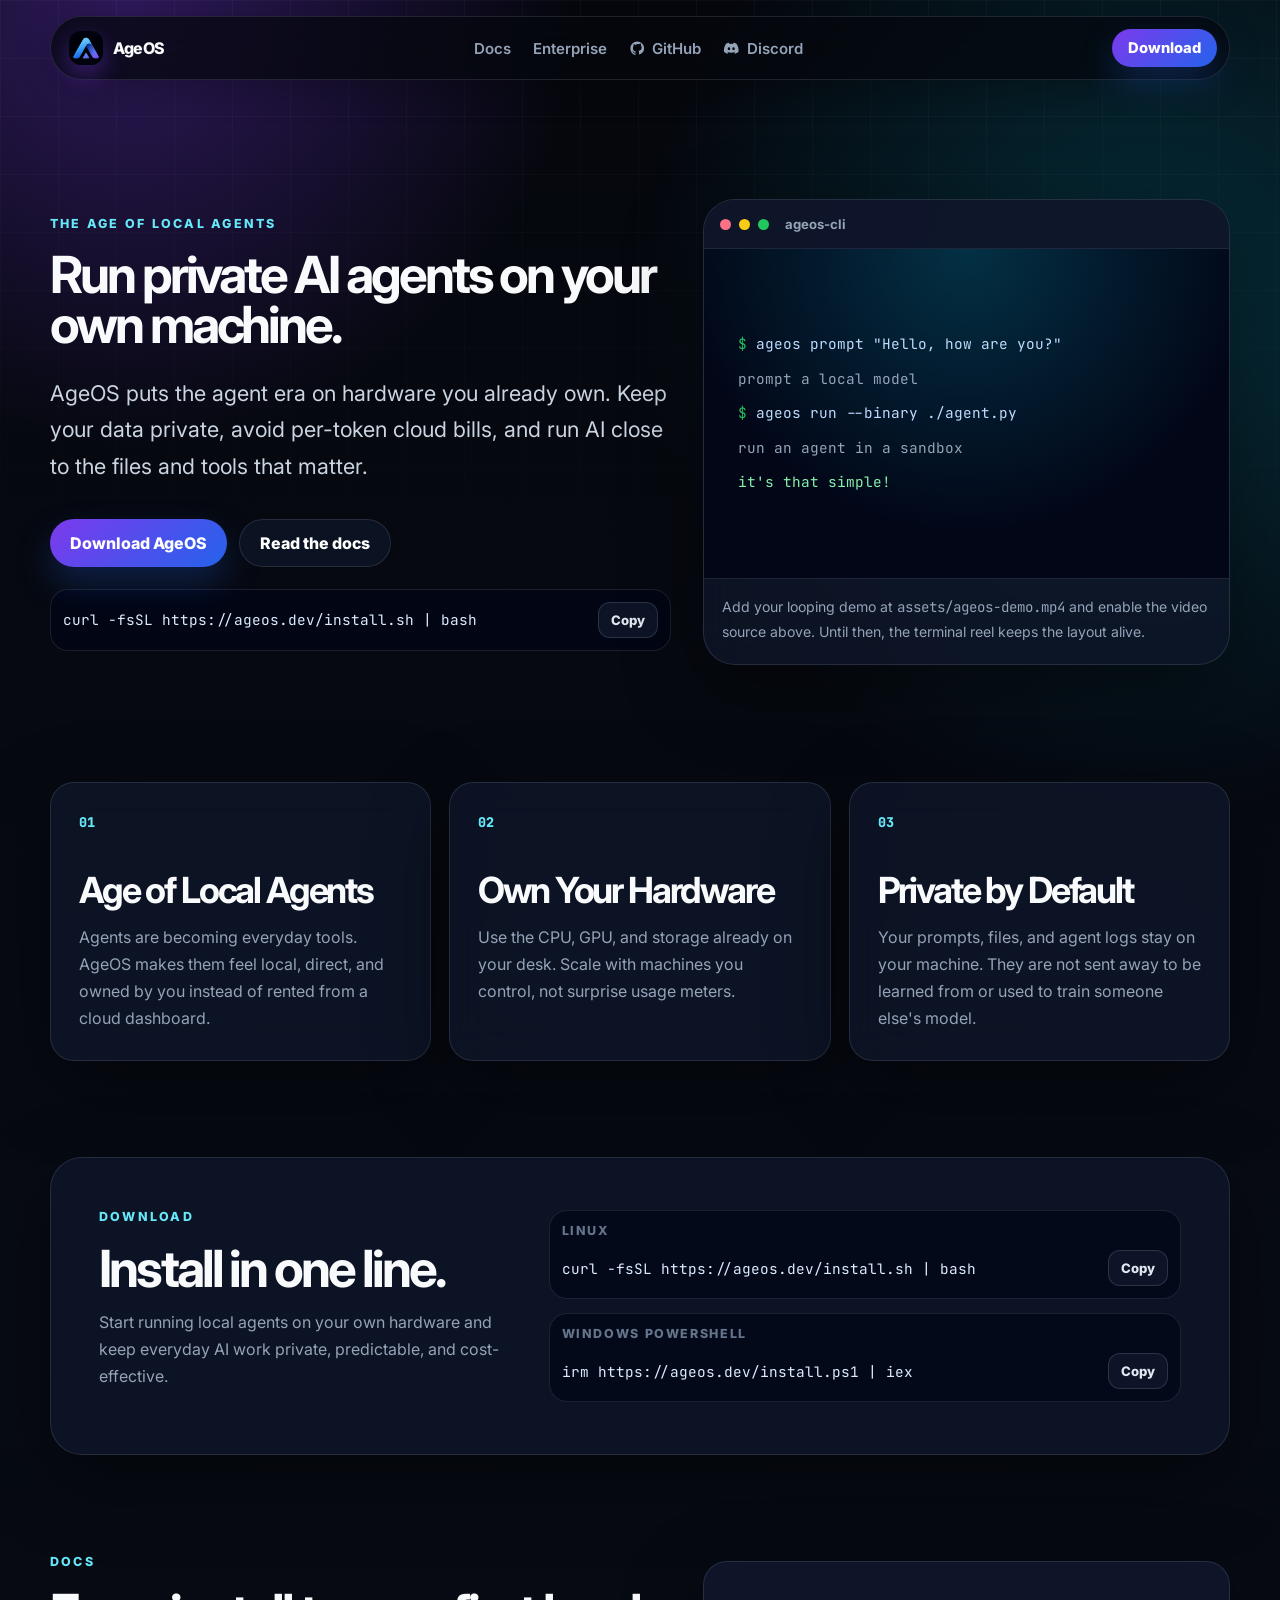
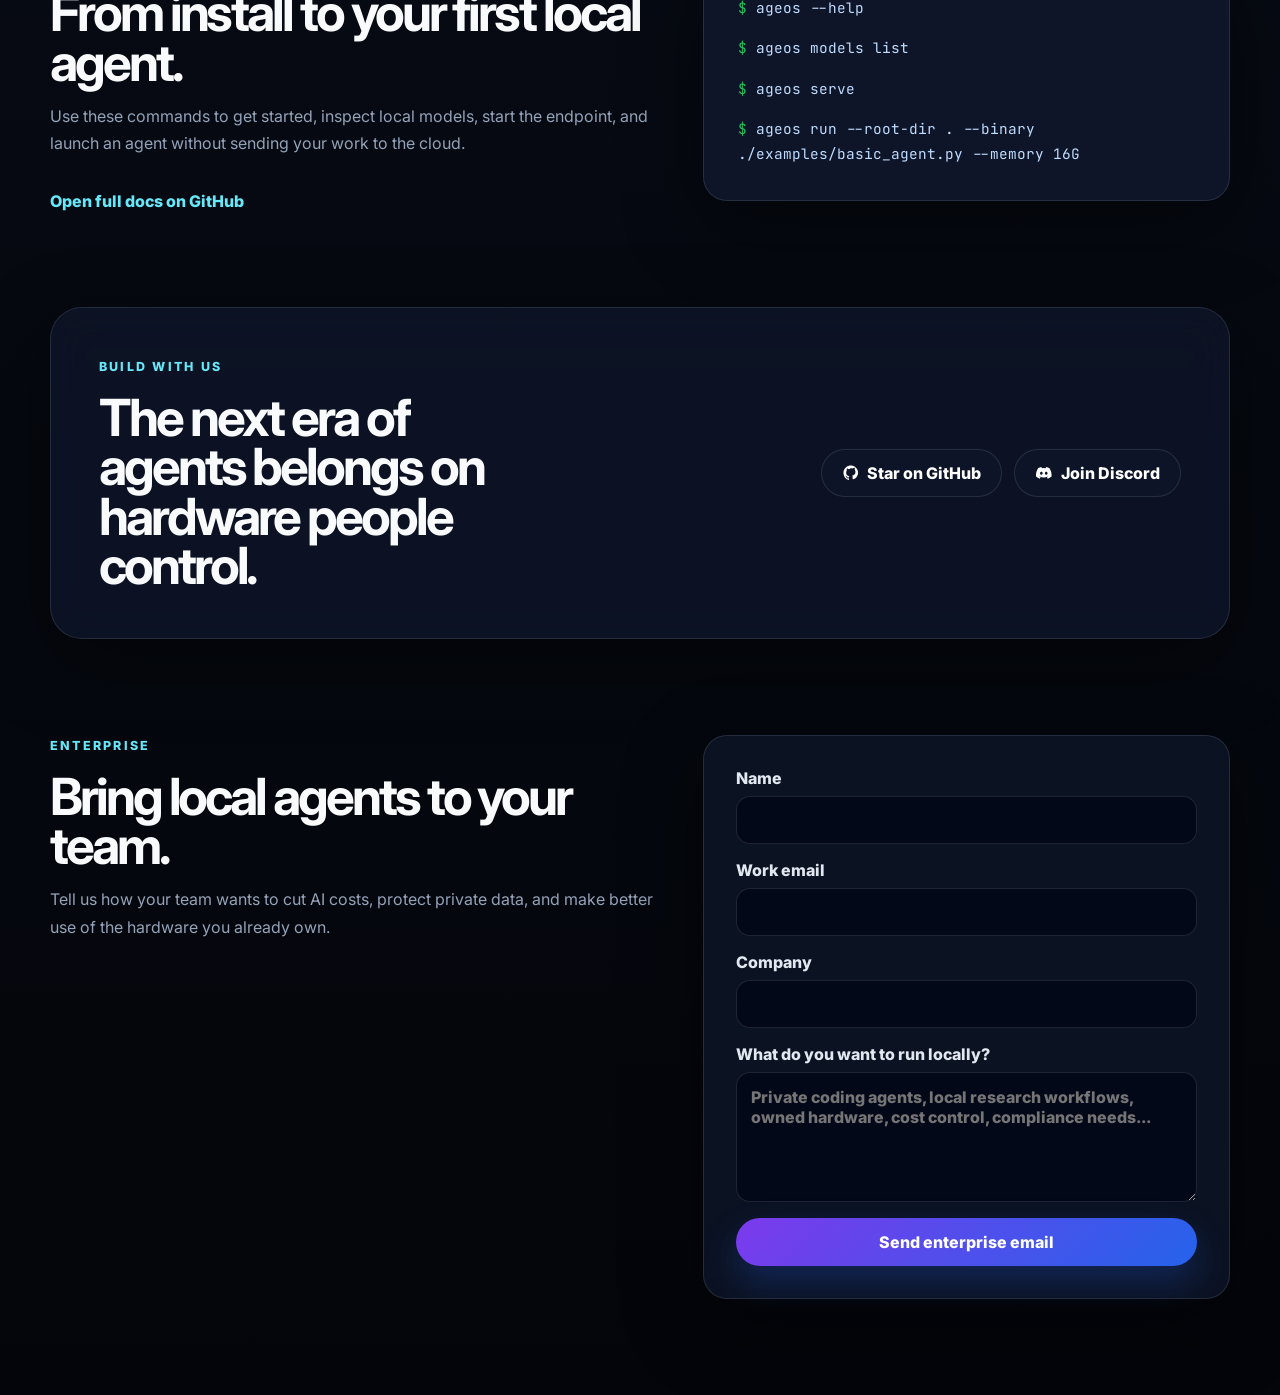
<file: index.html>
<!doctype html>
<html lang="en">
  <head>
    <meta charset="utf-8">
    <meta name="viewport" content="width=device-width, initial-scale=1">
    <meta
      name="description"
      content="AgeOS helps you run local AI agents on your own hardware so your data stays private and your usage stays cost-effective."
    >
    <title>AgeOS - The Age of Local Agents</title>
    <link rel="preconnect" href="https://fonts.googleapis.com">
    <link rel="preconnect" href="https://fonts.gstatic.com" crossorigin>
    <link
      href="https://fonts.googleapis.com/css2?family=Inter:wght@400;500;600;700;800&family=JetBrains+Mono:wght@500;600&display=swap"
      rel="stylesheet"
    >
    <link rel="icon" href="assets/ageos-icon.png" type="image/png">
    <link rel="stylesheet" href="styles.css">
  </head>
  <body>
    <div class="site-shell">
      <header class="nav">
        <a class="brand" href="#top" aria-label="AgeOS home">
          <img class="brand-mark" src="assets/ageos-icon.png" alt="" width="34" height="34">
          <span>AgeOS</span>
        </a>
        <nav class="nav-links" aria-label="Primary navigation">
          <a href="#docs">Docs</a>
          <a href="#enterprise">Enterprise</a>
          <a class="icon-link" href="https://github.com/ageos-labs/ageos-runtime" rel="noreferrer">
            <svg class="link-icon" aria-hidden="true" viewBox="0 0 24 24">
              <path
                fill-rule="evenodd"
                clip-rule="evenodd"
                d="M12 2C6.48 2 2 6.58 2 12.22c0 4.5 2.86 8.32 6.84 9.67.5.1.68-.22.68-.49 0-.24-.01-1.04-.01-1.88-2.78.62-3.37-1.22-3.37-1.22-.45-1.18-1.11-1.49-1.11-1.49-.91-.64.07-.62.07-.62 1 .07 1.53 1.06 1.53 1.06.9 1.56 2.35 1.11 2.92.85.09-.66.35-1.11.63-1.37-2.22-.26-4.55-1.14-4.55-5.05 0-1.12.39-2.03 1.03-2.75-.1-.26-.45-1.3.1-2.71 0 0 .84-.28 2.75 1.05A9.35 9.35 0 0 1 12 5.93c.85 0 1.71.12 2.51.34 1.91-1.33 2.75-1.05 2.75-1.05.55 1.41.2 2.45.1 2.71.64.72 1.03 1.63 1.03 2.75 0 3.92-2.34 4.79-4.57 5.04.36.32.68.94.68 1.9 0 1.37-.01 2.47-.01 2.8 0 .27.18.59.69.49A10.18 10.18 0 0 0 22 12.22C22 6.58 17.52 2 12 2Z"
              />
            </svg>
            GitHub
          </a>
          <a class="icon-link" href="https://discord.gg/skwKqSgvD2" rel="noreferrer">
            <svg class="link-icon" aria-hidden="true" viewBox="0 0 24 24">
              <path d="M19.54 5.32A17.2 17.2 0 0 0 15.31 4l-.2.38c-.24.45-.45.92-.63 1.4a15.88 15.88 0 0 0-4.96 0 10.5 10.5 0 0 0-.83-1.78 17.1 17.1 0 0 0-4.24 1.32C1.76 9.36 1.03 13.3 1.4 17.17A17.28 17.28 0 0 0 6.59 20c.42-.58.79-1.19 1.1-1.84a10.9 10.9 0 0 1-1.73-.84l.43-.34a12.38 12.38 0 0 0 11.22 0l.43.34c-.55.33-1.13.61-1.74.84.32.65.69 1.26 1.1 1.84a17.23 17.23 0 0 0 5.2-2.83c.44-4.49-.75-8.4-3.06-11.85ZM8.68 14.78c-1 0-1.82-.94-1.82-2.1 0-1.15.8-2.1 1.82-2.1 1.01 0 1.83.95 1.82 2.1 0 1.16-.8 2.1-1.82 2.1Zm6.64 0c-1 0-1.82-.94-1.82-2.1 0-1.15.8-2.1 1.82-2.1 1.01 0 1.83.95 1.82 2.1 0 1.16-.8 2.1-1.82 2.1Z" />
            </svg>
            Discord
          </a>
        </nav>
        <a class="button button-small" href="download/">Download</a>
      </header>

      <main id="top">
        <section class="hero section-grid" aria-labelledby="hero-title">
          <div class="hero-copy">
            <p class="eyebrow">The age of local agents</p>
            <h2 id="hero-title">Run private AI agents on your own machine.</h2>
            <p class="hero-lede">
              AgeOS puts the agent era on hardware you already own. Keep your data private, avoid per-token cloud bills, and run AI close to the files and tools that matter.
            </p>
            <div class="hero-actions">
              <a class="button" href="download/">Download AgeOS</a>
              <a class="button button-secondary" href="#docs">Read the docs</a>
            </div>
            <div class="install-strip" aria-label="Quick install command">
              <code>curl -fsSL https://ageos.dev/install.sh | bash</code>
              <button class="copy-button" data-copy="curl -fsSL https://ageos.dev/install.sh | bash">
                Copy
              </button>
            </div>
          </div>

          <aside class="demo-card" aria-label="AgeOS terminal demo">
            <div class="demo-header">
              <span></span>
              <span></span>
              <span></span>
              <strong>ageos-cli</strong>
            </div>
            <div class="video-frame">
              <video id="demo-video" autoplay muted loop playsinline>
                <!-- Add your looping demo source here: <source src="assets/ageos-demo.mp4" type="video/mp4"> -->
              </video>
              <div class="terminal-reel" aria-hidden="true">
                <p><span>$</span> ageos prompt "Hello, how are you?"</p>
                <p class="muted">prompt a local model</p>
                <p><span>$</span> ageos run --binary ./agent.py</p>
                <p class="muted">run an agent in a sandbox</p>
                <p class="success">it's that simple!</p>
              </div>
            </div>
            <p class="demo-note">
              Add your looping demo at <code>assets/ageos-demo.mp4</code> and enable the video source above. Until then, the terminal reel keeps the layout alive.
            </p>
          </aside>
        </section>

        <section class="feature-grid" aria-label="AgeOS product ideas">
          <article class="feature-card">
            <span class="feature-number">01</span>
            <h2>Age of Local Agents</h2>
            <p>
              Agents are becoming everyday tools. AgeOS makes them feel local, direct, and owned by you instead of rented from a cloud dashboard.
            </p>
          </article>
          <article class="feature-card">
            <span class="feature-number">02</span>
            <h2>Own Your Hardware</h2>
            <p>
              Use the CPU, GPU, and storage already on your desk. Scale with machines you control, not surprise usage meters.
            </p>
          </article>
          <article class="feature-card">
            <span class="feature-number">03</span>
            <h2>Private by Default</h2>
            <p>
              Your prompts, files, and agent logs stay on your machine. They are not sent away to be learned from or used to train someone else's model.
            </p>
          </article>
        </section>

        <section id="download" class="download section-panel" aria-labelledby="download-title">
          <div>
            <p class="eyebrow">Download</p>
            <h2 id="download-title">Install in one line.</h2>
            <p>
              Start running local agents on your own hardware and keep everyday AI work private, predictable, and cost-effective.
            </p>
          </div>
          <div class="command-list">
            <div class="command-block">
              <div class="command-label">Linux</div>
              <code>curl -fsSL https://ageos.dev/install.sh | bash</code>
              <button class="copy-button" data-copy="curl -fsSL https://ageos.dev/install.sh | bash">
                Copy
              </button>
            </div>
            <div class="command-block">
              <div class="command-label">Windows PowerShell</div>
              <code>irm https://ageos.dev/install.ps1 | iex</code>
              <button class="copy-button" data-copy="irm https://ageos.dev/install.ps1 | iex">
                Copy
              </button>
            </div>
          </div>
        </section>

        <section id="docs" class="docs section-grid" aria-labelledby="docs-title">
          <div>
            <p class="eyebrow">Docs</p>
            <h2 id="docs-title">From install to your first local agent.</h2>
            <p>
              Use these commands to get started, inspect local models, start the endpoint, and launch an agent without sending your work to the cloud.
            </p>
            <a class="text-link" href="https://github.com/ageos-labs/ageos-runtime#readme" rel="noreferrer">
              Open full docs on GitHub
            </a>
          </div>
          <div class="docs-terminal">
            <p><span>$</span> ageos --help</p>
            <p><span>$</span> ageos models list</p>
            <p><span>$</span> ageos serve</p>
            <p><span>$</span> ageos run --root-dir . --binary ./examples/basic_agent.py --memory 16G</p>
          </div>
        </section>

        <section class="community section-panel" aria-label="Community links">
          <div>
            <p class="eyebrow">Build with us</p>
            <h2>The next era of agents belongs on hardware people control.</h2>
          </div>
          <div class="community-actions">
            <a class="button button-secondary" href="https://github.com/ageos-labs/ageos-runtime" rel="noreferrer">
              <svg class="link-icon" aria-hidden="true" viewBox="0 0 24 24">
                <path
                  fill-rule="evenodd"
                  clip-rule="evenodd"
                  d="M12 2C6.48 2 2 6.58 2 12.22c0 4.5 2.86 8.32 6.84 9.67.5.1.68-.22.68-.49 0-.24-.01-1.04-.01-1.88-2.78.62-3.37-1.22-3.37-1.22-.45-1.18-1.11-1.49-1.11-1.49-.91-.64.07-.62.07-.62 1 .07 1.53 1.06 1.53 1.06.9 1.56 2.35 1.11 2.92.85.09-.66.35-1.11.63-1.37-2.22-.26-4.55-1.14-4.55-5.05 0-1.12.39-2.03 1.03-2.75-.1-.26-.45-1.3.1-2.71 0 0 .84-.28 2.75 1.05A9.35 9.35 0 0 1 12 5.93c.85 0 1.71.12 2.51.34 1.91-1.33 2.75-1.05 2.75-1.05.55 1.41.2 2.45.1 2.71.64.72 1.03 1.63 1.03 2.75 0 3.92-2.34 4.79-4.57 5.04.36.32.68.94.68 1.9 0 1.37-.01 2.47-.01 2.8 0 .27.18.59.69.49A10.18 10.18 0 0 0 22 12.22C22 6.58 17.52 2 12 2Z"
                />
              </svg>
              Star on GitHub
            </a>
            <a class="button button-secondary" href="https://discord.gg/skwKqSgvD2" rel="noreferrer">
              <svg class="link-icon" aria-hidden="true" viewBox="0 0 24 24">
                <path d="M19.54 5.32A17.2 17.2 0 0 0 15.31 4l-.2.38c-.24.45-.45.92-.63 1.4a15.88 15.88 0 0 0-4.96 0 10.5 10.5 0 0 0-.83-1.78 17.1 17.1 0 0 0-4.24 1.32C1.76 9.36 1.03 13.3 1.4 17.17A17.28 17.28 0 0 0 6.59 20c.42-.58.79-1.19 1.1-1.84a10.9 10.9 0 0 1-1.73-.84l.43-.34a12.38 12.38 0 0 0 11.22 0l.43.34c-.55.33-1.13.61-1.74.84.32.65.69 1.26 1.1 1.84a17.23 17.23 0 0 0 5.2-2.83c.44-4.49-.75-8.4-3.06-11.85ZM8.68 14.78c-1 0-1.82-.94-1.82-2.1 0-1.15.8-2.1 1.82-2.1 1.01 0 1.83.95 1.82 2.1 0 1.16-.8 2.1-1.82 2.1Zm6.64 0c-1 0-1.82-.94-1.82-2.1 0-1.15.8-2.1 1.82-2.1 1.01 0 1.83.95 1.82 2.1 0 1.16-.8 2.1-1.82 2.1Z" />
              </svg>
              Join Discord
            </a>
          </div>
        </section>

        <section id="enterprise" class="enterprise section-grid" aria-labelledby="enterprise-title">
          <div>
            <p class="eyebrow">Enterprise</p>
            <h2 id="enterprise-title">Bring local agents to your team.</h2>
            <p>
              Tell us how your team wants to cut AI costs, protect private data, and make better use of the hardware you already own.
            </p>
          </div>
          <form id="enterprise-form" class="enterprise-form">
            <label>
              Name
              <input name="name" type="text" autocomplete="name" required>
            </label>
            <label>
              Work email
              <input name="email" type="email" autocomplete="email" required>
            </label>
            <label>
              Company
              <input name="company" type="text" autocomplete="organization">
            </label>
            <label>
              What do you want to run locally?
              <textarea name="message" rows="5" placeholder="Private coding agents, local research workflows, owned hardware, cost control, compliance needs..." required></textarea>
            </label>
            <button class="button" type="submit">Send enterprise email</button>
          </form>
        </section>
      </main>
    </div>

    <script src="script.js"></script>
  </body>
</html>
</file>
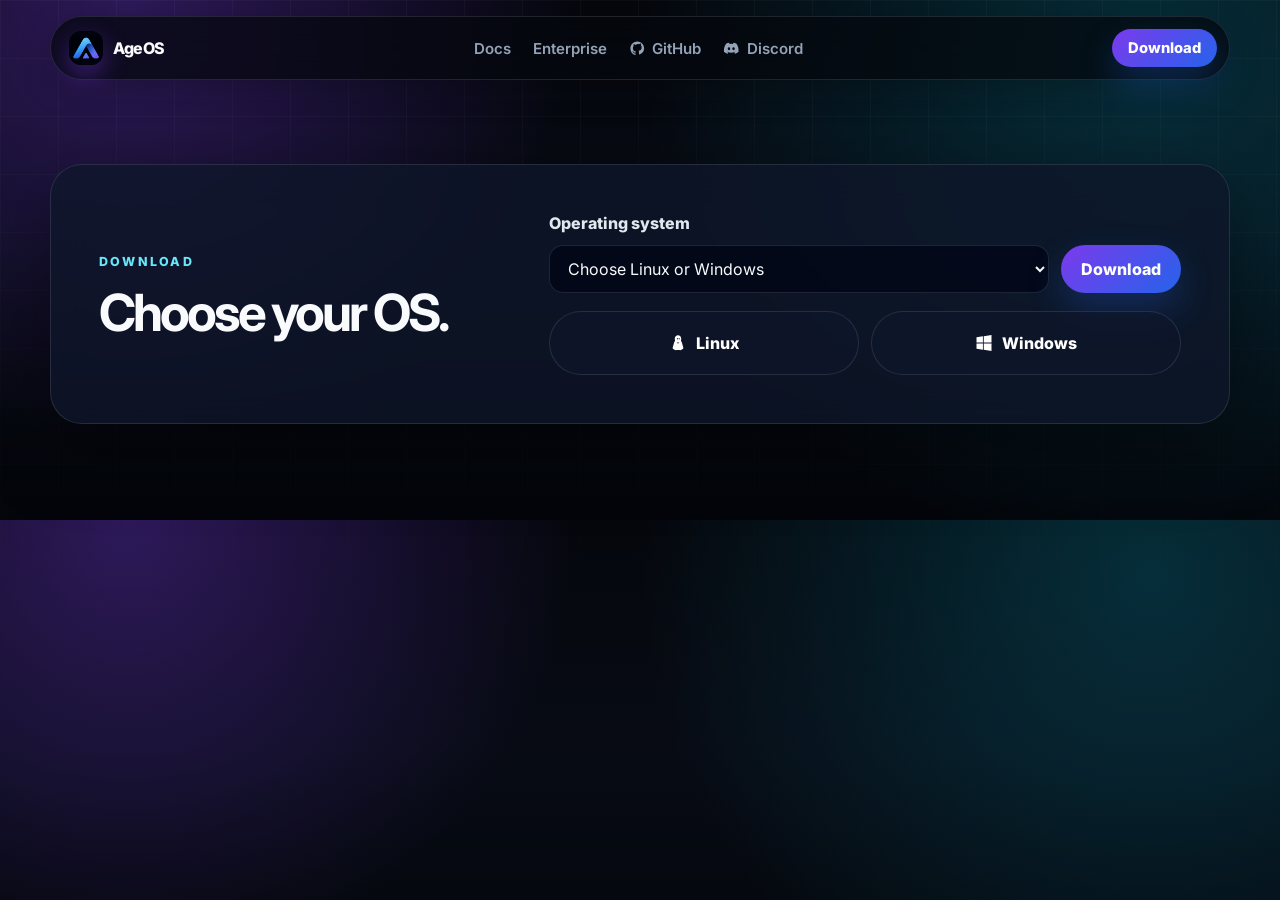
<file: download/index.html>
<!doctype html>
<html lang="en">
  <head>
    <meta charset="utf-8">
    <meta name="viewport" content="width=device-width, initial-scale=1">
    <meta
      name="description"
      content="Download AgeOS Runtime for Linux or Windows."
    >
    <title>Download AgeOS</title>
    <link rel="preconnect" href="https://fonts.googleapis.com">
    <link rel="preconnect" href="https://fonts.gstatic.com" crossorigin>
    <link
      href="https://fonts.googleapis.com/css2?family=Inter:wght@400;500;600;700;800&family=JetBrains+Mono:wght@500;600&display=swap"
      rel="stylesheet"
    >
    <link rel="icon" href="../assets/ageos-icon.png" type="image/png">
    <link rel="stylesheet" href="../styles.css">
  </head>
  <body>
    <div class="site-shell">
      <header class="nav">
        <a class="brand" href="../" aria-label="AgeOS home">
          <img class="brand-mark" src="../assets/ageos-icon.png" alt="" width="34" height="34">
          <span>AgeOS</span>
        </a>
        <nav class="nav-links" aria-label="Primary navigation">
          <a href="../#docs">Docs</a>
          <a href="../#enterprise">Enterprise</a>
          <a class="icon-link" href="https://github.com/ageos-labs/ageos-runtime" rel="noreferrer">
            <svg class="link-icon" aria-hidden="true" viewBox="0 0 24 24">
              <path
                fill-rule="evenodd"
                clip-rule="evenodd"
                d="M12 2C6.48 2 2 6.58 2 12.22c0 4.5 2.86 8.32 6.84 9.67.5.1.68-.22.68-.49 0-.24-.01-1.04-.01-1.88-2.78.62-3.37-1.22-3.37-1.22-.45-1.18-1.11-1.49-1.11-1.49-.91-.64.07-.62.07-.62 1 .07 1.53 1.06 1.53 1.06.9 1.56 2.35 1.11 2.92.85.09-.66.35-1.11.63-1.37-2.22-.26-4.55-1.14-4.55-5.05 0-1.12.39-2.03 1.03-2.75-.1-.26-.45-1.3.1-2.71 0 0 .84-.28 2.75 1.05A9.35 9.35 0 0 1 12 5.93c.85 0 1.71.12 2.51.34 1.91-1.33 2.75-1.05 2.75-1.05.55 1.41.2 2.45.1 2.71.64.72 1.03 1.63 1.03 2.75 0 3.92-2.34 4.79-4.57 5.04.36.32.68.94.68 1.9 0 1.37-.01 2.47-.01 2.8 0 .27.18.59.69.49A10.18 10.18 0 0 0 22 12.22C22 6.58 17.52 2 12 2Z"
              />
            </svg>
            GitHub
          </a>
          <a class="icon-link" href="https://discord.gg/skwKqSgvD2" rel="noreferrer">
            <svg class="link-icon" aria-hidden="true" viewBox="0 0 24 24">
              <path d="M19.54 5.32A17.2 17.2 0 0 0 15.31 4l-.2.38c-.24.45-.45.92-.63 1.4a15.88 15.88 0 0 0-4.96 0 10.5 10.5 0 0 0-.83-1.78 17.1 17.1 0 0 0-4.24 1.32C1.76 9.36 1.03 13.3 1.4 17.17A17.28 17.28 0 0 0 6.59 20c.42-.58.79-1.19 1.1-1.84a10.9 10.9 0 0 1-1.73-.84l.43-.34a12.38 12.38 0 0 0 11.22 0l.43.34c-.55.33-1.13.61-1.74.84.32.65.69 1.26 1.1 1.84a17.23 17.23 0 0 0 5.2-2.83c.44-4.49-.75-8.4-3.06-11.85ZM8.68 14.78c-1 0-1.82-.94-1.82-2.1 0-1.15.8-2.1 1.82-2.1 1.01 0 1.83.95 1.82 2.1 0 1.16-.8 2.1-1.82 2.1Zm6.64 0c-1 0-1.82-.94-1.82-2.1 0-1.15.8-2.1 1.82-2.1 1.01 0 1.83.95 1.82 2.1 0 1.16-.8 2.1-1.82 2.1Z" />
            </svg>
            Discord
          </a>
        </nav>
        <a class="button button-small" href="./">Download</a>
      </header>

      <main>
        <section class="download-page section-panel" aria-labelledby="download-page-title">
          <div>
            <p class="eyebrow">Download</p>
            <h2 id="download-page-title">Choose your OS.</h2>
            <!-- <p class="hero-lede">
              Pick an installer for your machine. These links use the clean AgeOS URLs and redirect to the latest GitHub release artifact.
            </p> -->
          </div>
          <div class="download-card">
            <form id="download-form" class="download-picker">
              <label for="download-os">Operating system</label>
              <div class="download-picker-row">
                <select id="download-os" name="os" required>
                  <option value="" selected disabled>Choose Linux or Windows</option>
                  <option value="linux">Linux</option>
                  <option value="windows">Windows</option>
                </select>
                <button class="button" type="submit">Download</button>
              </div>
            </form>

            <div class="os-actions" aria-label="Direct download links">
              <a class="button button-secondary os-button" href="linux">
                <svg class="os-icon" aria-hidden="true" viewBox="0 0 24 24">
                  <path d="M12 2.6c-2.14 0-3.88 1.86-3.88 4.15 0 1.03.17 1.91.42 2.67-.74.89-1.28 2.01-1.62 3.35L5.6 17.84c-.15.58.12 1.18.65 1.46l2.16 1.13c.48.25 1.07.18 1.48-.17.56.18 1.26.28 2.11.28.84 0 1.55-.1 2.11-.28.41.35 1 .42 1.48.17l2.16-1.13c.53-.28.8-.88.65-1.46l-1.32-5.07c-.34-1.34-.88-2.46-1.62-3.35.25-.76.42-1.64.42-2.67C15.88 4.46 14.14 2.6 12 2.6Zm-1.37 4.3c0-.46.3-.84.67-.84.36 0 .66.38.66.84s-.3.83-.66.83c-.37 0-.67-.37-.67-.83Zm2.07 0c0-.46.3-.84.66-.84.37 0 .67.38.67.84s-.3.83-.67.83c-.36 0-.66-.37-.66-.83Zm-.7 4.36c.56 0 1.1.1 1.6.3-.28.39-.8.66-1.6.66s-1.32-.27-1.6-.66c.5-.2 1.04-.3 1.6-.3Z" />
                </svg>
                Linux
              </a>
              <a class="button button-secondary os-button" href="windows">
                <svg class="os-icon" aria-hidden="true" viewBox="0 0 24 24">
                  <path d="M3 5.2 10.7 4v7.4H3V5.2Zm8.7-1.36L21 2.5v8.9h-9.3V3.84ZM3 12.6h7.7V20L3 18.8v-6.2Zm8.7 0H21v8.9l-9.3-1.34V12.6Z" />
                </svg>
                Windows
              </a>
            </div>
          </div>
        </section>
      </main>
    </div>

    <script src="../script.js"></script>
  </body>
</html>
</file>
<file: styles.css>
:root {
  color-scheme: dark;
  --bg: #05070d;
  --bg-soft: #0b1020;
  --panel: rgba(15, 23, 42, 0.78);
  --panel-strong: rgba(15, 23, 42, 0.94);
  --border: rgba(148, 163, 184, 0.18);
  --text: #f8fafc;
  --muted: #94a3b8;
  --faint: #64748b;
  --brand: #7c3aed;
  --brand-2: #06b6d4;
  --brand-3: #22c55e;
  --shadow: 0 24px 80px rgba(0, 0, 0, 0.45);
  --radius-xl: 32px;
  --radius-lg: 24px;
  --radius-md: 16px;
  font-family: Inter, system-ui, -apple-system, BlinkMacSystemFont, "Segoe UI", sans-serif;
}

* {
  box-sizing: border-box;
}

html {
  scroll-behavior: smooth;
}

body {
  min-width: 320px;
  margin: 0;
  color: var(--text);
  background:
    radial-gradient(circle at 10% 0%, rgba(124, 58, 237, 0.34), transparent 28rem),
    radial-gradient(circle at 90% 10%, rgba(6, 182, 212, 0.22), transparent 32rem),
    linear-gradient(180deg, #05070d 0%, #070b14 44%, #03050a 100%);
}

body::before {
  position: fixed;
  inset: 0;
  z-index: -1;
  pointer-events: none;
  content: "";
  background-image:
    linear-gradient(rgba(255, 255, 255, 0.03) 1px, transparent 1px),
    linear-gradient(90deg, rgba(255, 255, 255, 0.03) 1px, transparent 1px);
  background-size: 58px 58px;
  mask-image: linear-gradient(to bottom, black, transparent 78%);
}

a {
  color: inherit;
  text-decoration: none;
}

code {
  font-family: "JetBrains Mono", ui-monospace, SFMono-Regular, Consolas, monospace;
}

video {
  max-width: 100%;
}

.site-shell {
  width: min(1180px, calc(100% - 32px));
  margin: 0 auto;
}

.nav {
  position: sticky;
  top: 16px;
  z-index: 10;
  display: flex;
  align-items: center;
  justify-content: space-between;
  gap: 16px;
  margin: 16px 0 42px;
  padding: 12px;
  border: 1px solid var(--border);
  border-radius: 999px;
  background: rgba(5, 7, 13, 0.72);
  box-shadow: 0 10px 34px rgba(0, 0, 0, 0.24);
  backdrop-filter: blur(18px);
}

.brand,
.nav-links,
.hero-actions,
.community-actions {
  display: flex;
  align-items: center;
}

.brand {
  gap: 10px;
  padding-left: 6px;
  font-weight: 800;
  letter-spacing: -0.03em;
}

.brand-mark {
  display: block;
  width: 34px;
  height: 34px;
  border-radius: 12px;
  object-fit: cover;
  box-shadow: 0 10px 24px rgba(124, 58, 237, 0.42);
}

.nav-links {
  gap: 22px;
  color: var(--muted);
  font-size: 0.94rem;
  font-weight: 600;
}

.icon-link {
  display: inline-flex;
  align-items: center;
  gap: 7px;
}

.link-icon {
  width: 1.1em;
  height: 1.1em;
  flex: none;
  fill: currentColor;
}

.nav-links a:hover,
.text-link:hover {
  color: var(--text);
}

.button {
  display: inline-flex;
  align-items: center;
  justify-content: center;
  gap: 8px;
  min-height: 48px;
  padding: 0 20px;
  border: 0;
  border-radius: 999px;
  background: linear-gradient(135deg, var(--brand), #2563eb);
  color: white;
  font: inherit;
  font-weight: 800;
  cursor: pointer;
  box-shadow: 0 16px 34px rgba(37, 99, 235, 0.26);
}

.button:hover {
  transform: translateY(-1px);
}

.button-small {
  min-height: 38px;
  padding: 0 16px;
  font-size: 0.92rem;
}

.button-secondary {
  border: 1px solid var(--border);
  background: rgba(15, 23, 42, 0.72);
  box-shadow: none;
}

.os-icon {
  width: 1.25em;
  height: 1.25em;
  flex: none;
  fill: currentColor;
}

.section-grid {
  display: grid;
  grid-template-columns: minmax(0, 1fr) minmax(360px, 0.85fr);
  gap: 32px;
  align-items: center;
}

.hero {
  min-height: 660px;
  padding: 36px 0 76px;
}

.hero-copy,
.demo-card,
.install-strip code,
.command-block code,
.docs-terminal p,
.terminal-reel p {
  min-width: 0;
}

.eyebrow {
  margin: 0 0 16px;
  color: #67e8f9;
  font-size: 0.78rem;
  font-weight: 800;
  letter-spacing: 0.18em;
  text-transform: uppercase;
}

h1,
h2 {
  margin: 0;
  letter-spacing: -0.06em;
}

h1 {
  max-width: 820px;
  font-size: clamp(3.4rem, 9vw, 7.8rem);
  line-height: 0.86;
}

h2 {
  font-size: clamp(2rem, 4vw, 3.6rem);
  line-height: 0.96;
}

p {
  color: var(--muted);
  line-height: 1.7;
}

.hero-lede {
  max-width: 690px;
  margin: 26px 0 0;
  color: #cbd5e1;
  font-size: clamp(1.1rem, 2vw, 1.35rem);
}

.hero-actions {
  flex-wrap: wrap;
  gap: 12px;
  margin-top: 34px;
}

.install-strip,
.command-block {
  display: grid;
  grid-template-columns: minmax(0, 1fr) auto;
  gap: 12px;
  align-items: center;
  margin-top: 22px;
  padding: 12px;
  border: 1px solid rgba(148, 163, 184, 0.16);
  border-radius: 18px;
  background: rgba(2, 6, 23, 0.7);
}

.install-strip code,
.command-block code,
.docs-terminal,
.terminal-reel {
  color: #dbeafe;
  font-size: 0.9rem;
  overflow-wrap: anywhere;
}

.copy-button {
  min-height: 36px;
  padding: 0 12px;
  border: 1px solid rgba(148, 163, 184, 0.22);
  border-radius: 12px;
  background: rgba(15, 23, 42, 0.9);
  color: #e2e8f0;
  font: inherit;
  font-size: 0.82rem;
  font-weight: 800;
  cursor: pointer;
}

.copy-button.is-copied {
  border-color: rgba(34, 197, 94, 0.45);
  color: #86efac;
}

.demo-card,
.section-panel,
.feature-card,
.enterprise-form,
.docs-terminal {
  border: 1px solid var(--border);
  background: var(--panel);
  box-shadow: var(--shadow);
  backdrop-filter: blur(20px);
}

.demo-card {
  min-width: 0;
  overflow: hidden;
  border-radius: var(--radius-xl);
}

.demo-header {
  display: flex;
  align-items: center;
  gap: 8px;
  padding: 16px;
  border-bottom: 1px solid rgba(148, 163, 184, 0.12);
  background: rgba(15, 23, 42, 0.86);
}

.demo-header span {
  width: 11px;
  height: 11px;
  border-radius: 999px;
  background: #fb7185;
}

.demo-header span:nth-child(2) {
  background: #facc15;
}

.demo-header span:nth-child(3) {
  background: #22c55e;
}

.demo-header strong {
  margin-left: 8px;
  color: var(--muted);
  font-size: 0.82rem;
}

.video-frame {
  position: relative;
  aspect-ratio: 16 / 10;
  overflow: hidden;
  background:
    radial-gradient(circle at 50% 0%, rgba(6, 182, 212, 0.24), transparent 18rem),
    #020617;
}

.video-frame video,
.terminal-reel {
  position: absolute;
  inset: 0;
}

.video-frame video {
  z-index: 2;
  width: 100%;
  height: 100%;
  object-fit: cover;
  opacity: 0;
}

.demo-card.has-video video {
  opacity: 1;
}

.demo-card.has-video .terminal-reel {
  opacity: 0;
}

.terminal-reel {
  display: flex;
  flex-direction: column;
  justify-content: center;
  gap: 10px;
  padding: clamp(18px, 4vw, 34px);
  transition: opacity 180ms ease;
}

.terminal-reel p,
.docs-terminal p {
  margin: 0;
  color: #bfdbfe;
  font-family: "JetBrains Mono", ui-monospace, SFMono-Regular, Consolas, monospace;
}

.terminal-reel span,
.docs-terminal span {
  color: var(--brand-3);
}

.terminal-reel .muted {
  color: #94a3b8;
}

.terminal-reel .success {
  color: #86efac;
}

.demo-note {
  margin: 0;
  padding: 16px 18px 20px;
  border-top: 1px solid rgba(148, 163, 184, 0.12);
  font-size: 0.88rem;
}

.feature-grid {
  display: grid;
  grid-template-columns: repeat(3, minmax(0, 1fr));
  gap: 18px;
  margin-bottom: 96px;
}

.feature-card {
  min-height: 260px;
  padding: 28px;
  border-radius: var(--radius-lg);
}

.feature-number {
  color: #67e8f9;
  font-family: "JetBrains Mono", ui-monospace, SFMono-Regular, Consolas, monospace;
  font-size: 0.84rem;
  font-weight: 800;
}

.feature-card h2 {
  margin-top: 42px;
  font-size: clamp(1.7rem, 3vw, 2.25rem);
}

.feature-card p {
  margin-bottom: 0;
}

.section-panel {
  display: grid;
  grid-template-columns: 0.8fr 1.2fr;
  gap: 28px;
  align-items: center;
  margin-bottom: 96px;
  padding: clamp(24px, 5vw, 48px);
  border-radius: var(--radius-xl);
}

.command-list {
  display: grid;
  gap: 14px;
}

.download-page {
  margin-top: 84px;
}

.download-card {
  display: grid;
  gap: 18px;
}

.download-picker {
  display: grid;
  gap: 12px;
}

.download-picker-row,
.os-actions {
  display: grid;
  grid-template-columns: minmax(0, 1fr) auto;
  gap: 12px;
}

.os-actions {
  grid-template-columns: repeat(2, minmax(0, 1fr));
}

.os-button {
  min-height: 64px;
}

.command-block {
  margin: 0;
}

.command-label {
  grid-column: 1 / -1;
  color: var(--faint);
  font-size: 0.78rem;
  font-weight: 800;
  letter-spacing: 0.13em;
  text-transform: uppercase;
}

.text-link {
  display: inline-flex;
  margin-top: 18px;
  color: #67e8f9;
  font-weight: 800;
}

.docs {
  margin-bottom: 96px;
}

.docs-terminal {
  display: grid;
  gap: 16px;
  padding: clamp(22px, 4vw, 34px);
  border-radius: var(--radius-lg);
  background: var(--panel-strong);
}

.community-actions {
  flex-wrap: wrap;
  gap: 12px;
  justify-content: flex-end;
}

.enterprise {
  align-items: start;
  padding-bottom: 96px;
}

.enterprise-form {
  display: grid;
  gap: 16px;
  padding: clamp(22px, 4vw, 32px);
  border-radius: var(--radius-lg);
}

label {
  display: grid;
  gap: 8px;
  color: #e2e8f0;
  font-weight: 800;
}

input,
select,
textarea {
  width: 100%;
  border: 1px solid rgba(148, 163, 184, 0.18);
  border-radius: 14px;
  outline: none;
  background: rgba(2, 6, 23, 0.76);
  color: var(--text);
  font: inherit;
}

input,
select {
  min-height: 48px;
  padding: 0 14px;
}

textarea {
  resize: vertical;
  padding: 14px;
}

input:focus,
select:focus,
textarea:focus {
  border-color: rgba(103, 232, 249, 0.62);
  box-shadow: 0 0 0 4px rgba(6, 182, 212, 0.12);
}

.form-note {
  margin: 0;
  font-size: 0.86rem;
}

@media (max-width: 920px) {
  .section-grid,
  .section-panel {
    grid-template-columns: 1fr;
  }

  .hero {
    min-height: auto;
    padding-top: 28px;
  }

  .feature-grid {
    grid-template-columns: 1fr;
  }

  .community-actions {
    justify-content: flex-start;
  }
}

@media (max-width: 720px) {
  .site-shell {
    width: min(100% - 24px, 1180px);
  }

  .nav {
    position: static;
    flex-wrap: wrap;
    border-radius: 24px;
  }

  .nav-links {
    order: 3;
    width: 100%;
    justify-content: space-between;
    gap: 12px;
    padding: 4px 8px 2px;
    overflow-x: auto;
  }

  .install-strip,
  .command-block,
  .download-picker-row,
  .os-actions {
    grid-template-columns: 1fr;
  }

  .button,
  .copy-button {
    width: 100%;
  }

  .nav .button {
    width: auto;
  }

  .hero-actions .button {
    width: auto;
  }
}

@media (max-width: 520px) {
  h1 {
    font-size: 2.85rem;
  }

  .hero-actions .button {
    width: 100%;
  }
}
</file>
